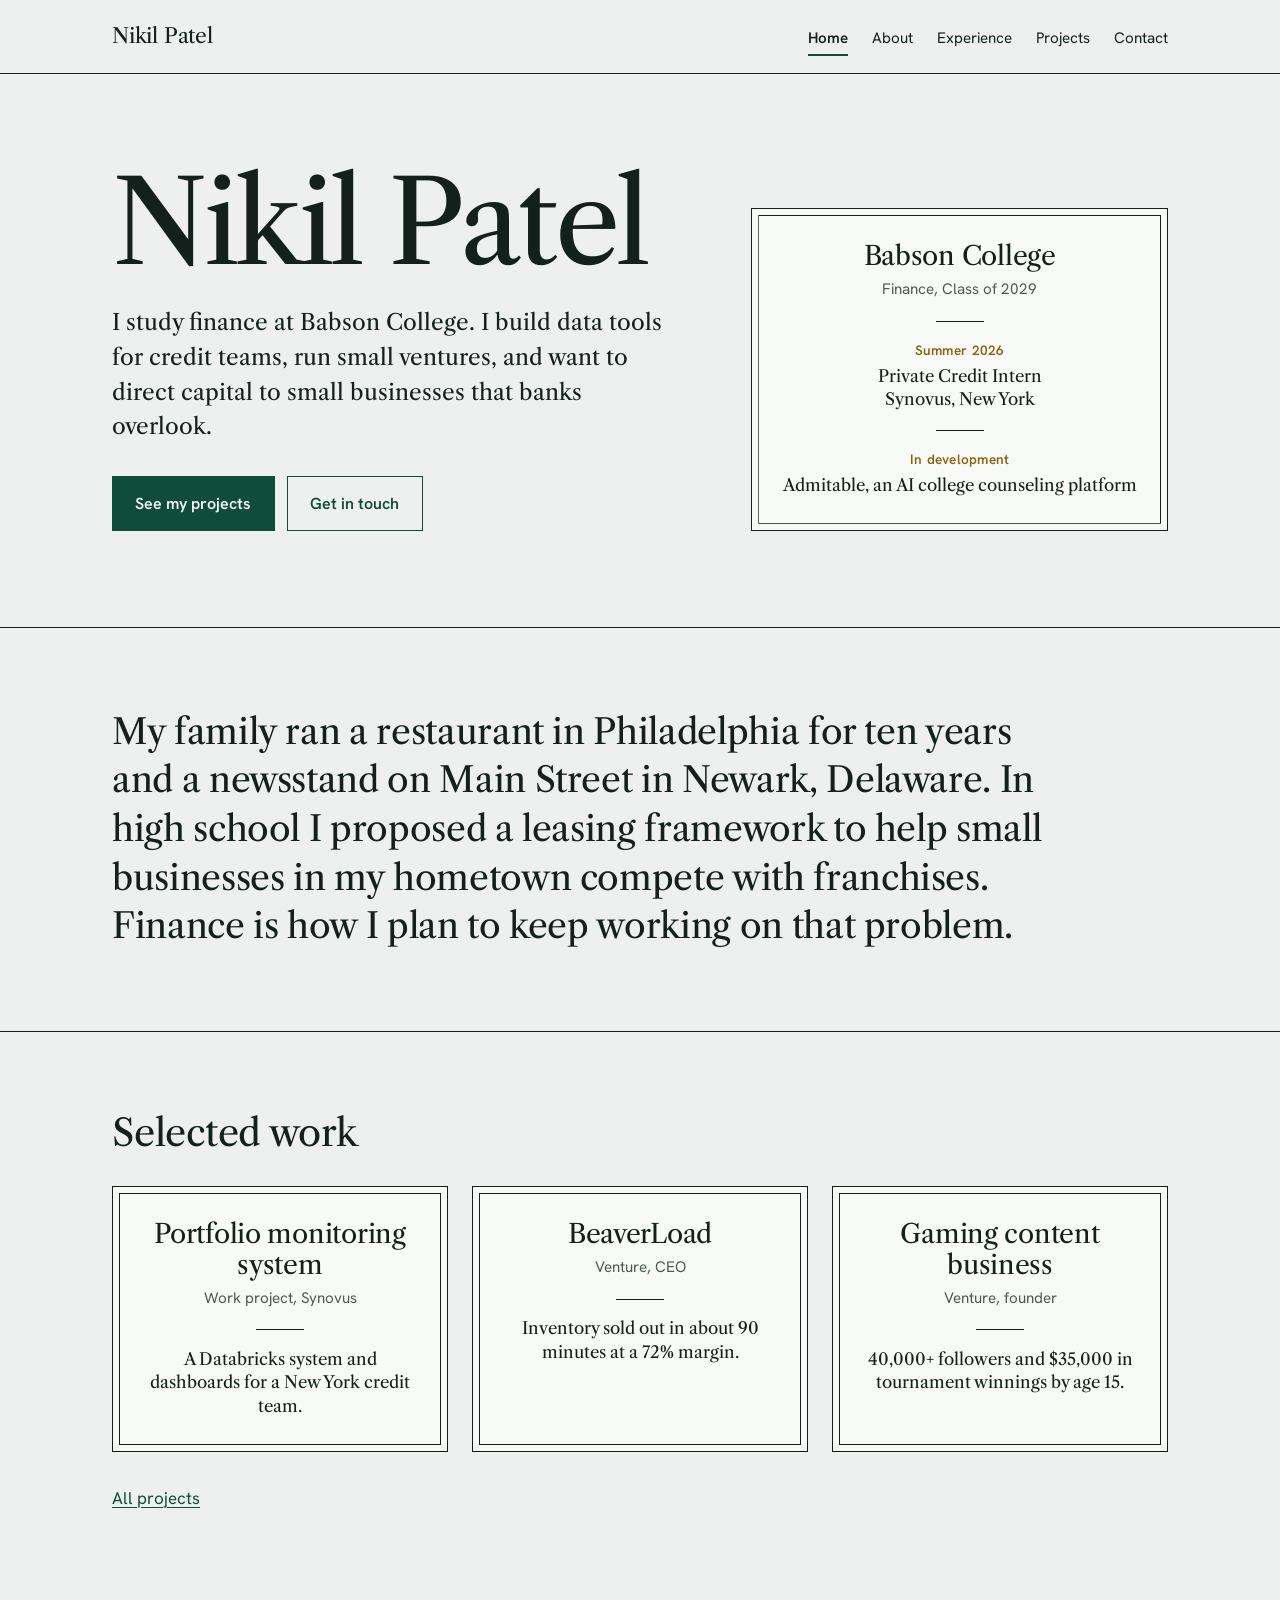
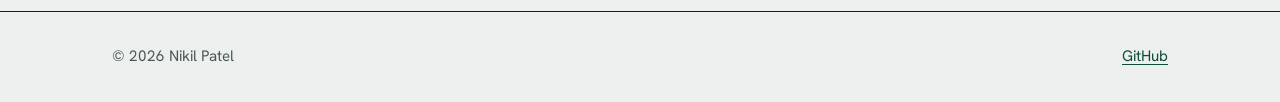
<file: index.html>
<!doctype html>
<html lang="en">
<head>
  <meta charset="utf-8">
  <meta name="viewport" content="width=device-width, initial-scale=1">
  <title>Nikil Patel</title>
  <meta name="description" content="Nikil Patel is a finance student at Babson College with experience in private credit, entrepreneurship, and data tools for portfolio monitoring.">
  <link rel="icon" href="favicon.svg" type="image/svg+xml">
  <link rel="preconnect" href="https://fonts.googleapis.com">
  <link rel="preconnect" href="https://fonts.gstatic.com" crossorigin>
  <link href="https://fonts.googleapis.com/css2?family=Hanken+Grotesk:wght@400;500;600&family=Libre+Caslon+Text:ital,wght@0,400;0,700;1,400&display=swap" rel="stylesheet">
  <link rel="stylesheet" href="assets/style.css">
</head>
<body>
  <a class="skip" href="#main">Skip to content</a>

  <header class="site-header">
    <div class="wrap">
      <a class="wordmark" href="index.html">Nikil Patel</a>
      <nav class="site-nav" aria-label="Main">
        <a href="index.html">Home</a>
        <a href="about.html">About</a>
        <a href="experience.html">Experience</a>
        <a href="projects.html">Projects</a>
        <a href="contact.html">Contact</a>
      </nav>
    </div>
  </header>

  <main id="main">
    <section class="hero">
      <div class="wrap">
        <div>
          <h1>Nikil Patel</h1>
          <p class="lede">I study finance at Babson College. I build data tools for credit teams, run small ventures, and want to direct capital to small businesses that banks overlook.</p>
          <div class="actions">
            <a class="btn" href="projects.html">See my projects</a>
            <a class="btn btn--line" href="contact.html">Get in touch</a>
          </div>
        </div>

        <div class="stone stone--hero">
          <div class="stone-in">
            <p class="stone-title">Babson College</p>
            <p class="stone-sub">Finance, Class of 2029</p>
            <hr class="stone-rule">
            <p class="stone-cap">Summer 2026</p>
            <p class="stone-line">Private Credit Intern<br>Synovus, New York</p>
            <hr class="stone-rule">
            <p class="stone-cap">In development</p>
            <p class="stone-line">Admitable, an AI college counseling platform</p>
          </div>
        </div>
      </div>
    </section>

    <section class="section">
      <div class="wrap">
        <p class="statement">My family ran a restaurant in Philadelphia for ten years and a newsstand on Main Street in Newark, Delaware. In high school I proposed a leasing framework to help small businesses in my hometown compete with franchises. Finance is how I plan to keep working on that problem.</p>
      </div>
    </section>

    <section class="section">
      <div class="wrap">
        <div class="section-head">
          <h2>Selected work</h2>
        </div>
        <div class="stones">
          <a class="stone" href="projects.html#portfolio-monitoring">
            <div class="stone-in">
              <p class="stone-title">Portfolio monitoring system</p>
              <p class="stone-sub">Work project, Synovus</p>
              <hr class="stone-rule">
              <p class="stone-line">A Databricks system and dashboards for a New York credit team.</p>
            </div>
          </a>
          <a class="stone" href="projects.html#beaverload">
            <div class="stone-in">
              <p class="stone-title">BeaverLoad</p>
              <p class="stone-sub">Venture, CEO</p>
              <hr class="stone-rule">
              <p class="stone-line">Inventory sold out in about 90 minutes at a 72% margin.</p>
            </div>
          </a>
          <a class="stone" href="projects.html#gaming-business">
            <div class="stone-in">
              <p class="stone-title">Gaming content business</p>
              <p class="stone-sub">Venture, founder</p>
              <hr class="stone-rule">
              <p class="stone-line">40,000+ followers and $35,000 in tournament winnings by age 15.</p>
            </div>
          </a>
        </div>
        <p class="more"><a href="projects.html">All projects</a></p>
      </div>
    </section>
  </main>

  <footer class="site-footer">
    <div class="wrap">
      <p>&copy; <span id="year">2026</span> Nikil Patel</p>
      <nav class="footer-links" id="footer-links" aria-label="Elsewhere">
        <a href="https://github.com/nikilpatel1" rel="noopener">GitHub</a>
      </nav>
    </div>
  </footer>

  <script src="assets/config.js"></script>
  <script src="assets/main.js"></script>
</body>
</html>
</file>
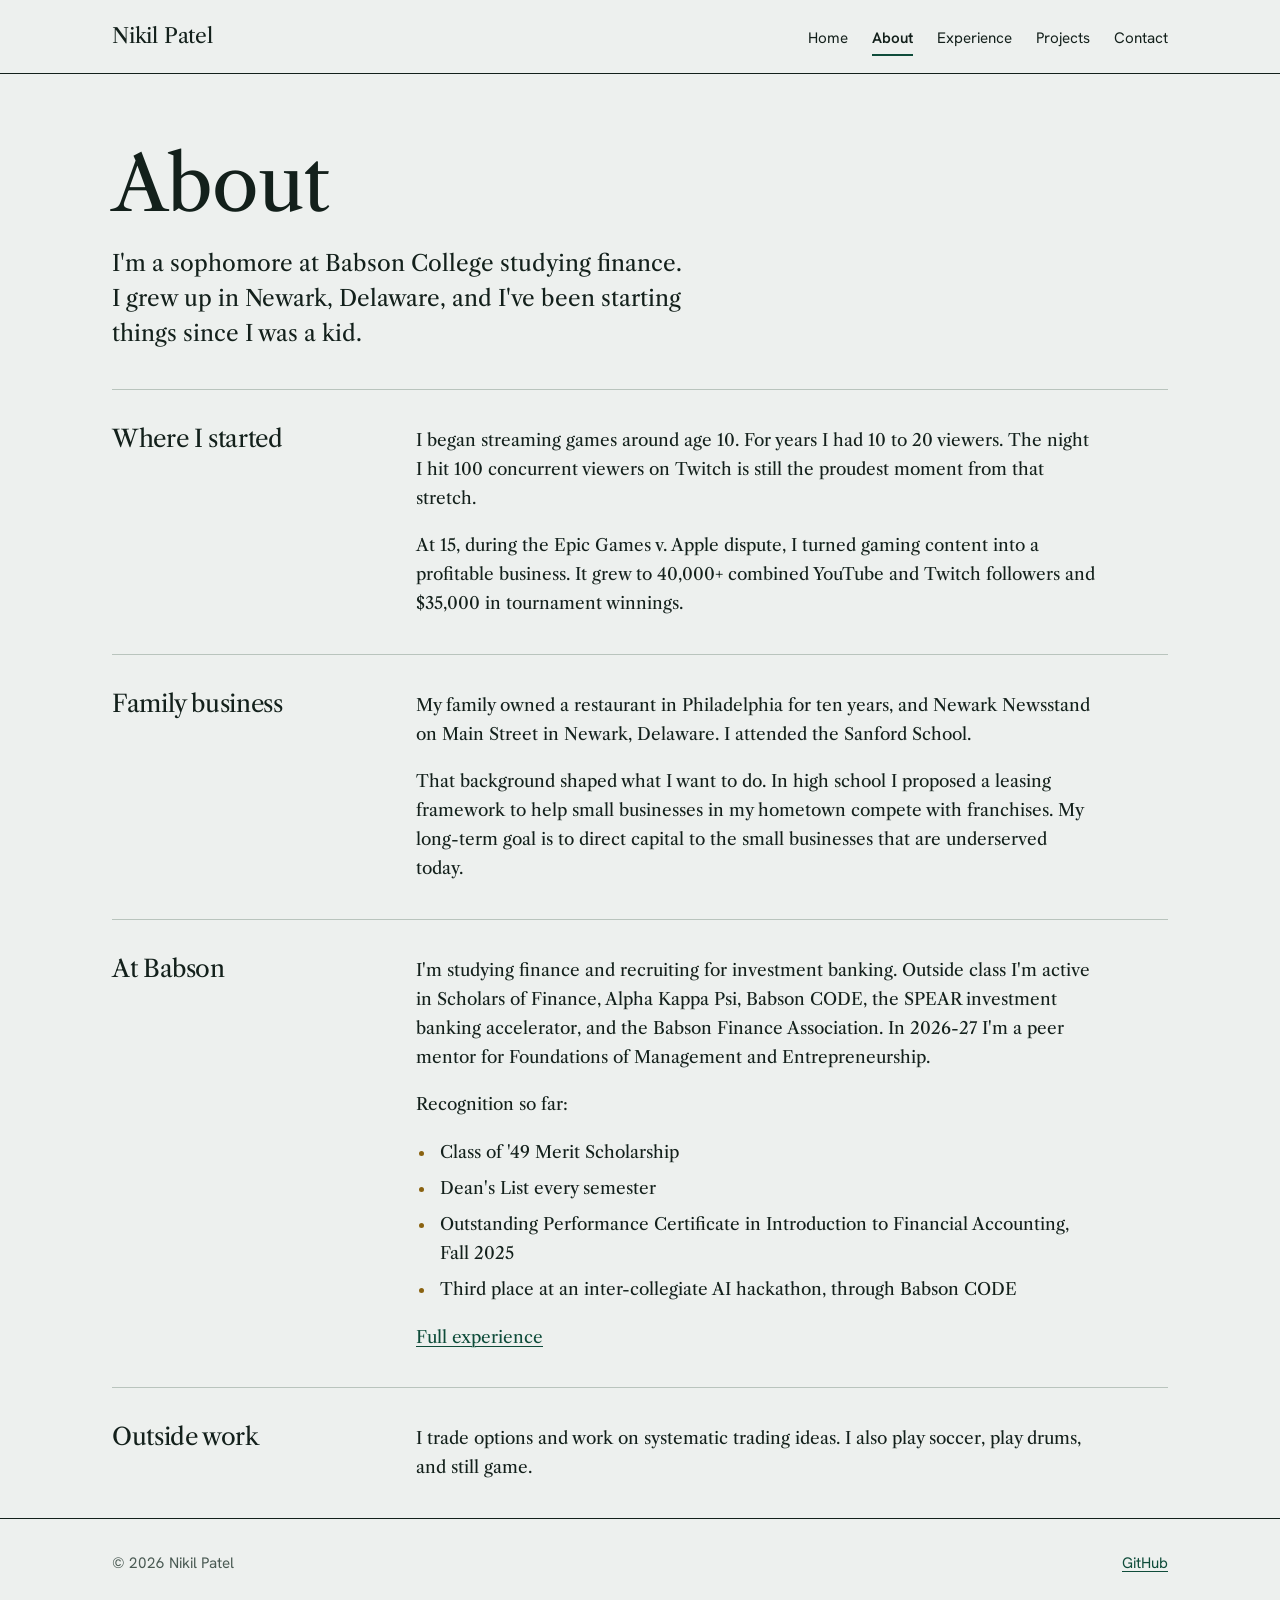
<file: about.html>
<!doctype html>
<html lang="en">
<head>
  <meta charset="utf-8">
  <meta name="viewport" content="width=device-width, initial-scale=1">
  <title>About | Nikil Patel</title>
  <meta name="description" content="About Nikil Patel: a Babson finance student from Newark, Delaware who built a gaming content business at 15 and now works in credit and entrepreneurship.">
  <link rel="icon" href="favicon.svg" type="image/svg+xml">
  <link rel="preconnect" href="https://fonts.googleapis.com">
  <link rel="preconnect" href="https://fonts.gstatic.com" crossorigin>
  <link href="https://fonts.googleapis.com/css2?family=Hanken+Grotesk:wght@400;500;600&family=Libre+Caslon+Text:ital,wght@0,400;0,700;1,400&display=swap" rel="stylesheet">
  <link rel="stylesheet" href="assets/style.css">
</head>
<body>
  <a class="skip" href="#main">Skip to content</a>

  <header class="site-header">
    <div class="wrap">
      <a class="wordmark" href="index.html">Nikil Patel</a>
      <nav class="site-nav" aria-label="Main">
        <a href="index.html">Home</a>
        <a href="about.html">About</a>
        <a href="experience.html">Experience</a>
        <a href="projects.html">Projects</a>
        <a href="contact.html">Contact</a>
      </nav>
    </div>
  </header>

  <main id="main">
    <div class="wrap">
      <div class="page-head">
        <h1>About</h1>
        <p class="lede">I'm a sophomore at Babson College studying finance. I grew up in Newark, Delaware, and I've been starting things since I was a kid.</p>
      </div>

      <section class="split">
        <h2>Where I started</h2>
        <div>
          <p>I began streaming games around age 10. For years I had 10 to 20 viewers. The night I hit 100 concurrent viewers on Twitch is still the proudest moment from that stretch.</p>
          <p>At 15, during the Epic Games v. Apple dispute, I turned gaming content into a profitable business. It grew to 40,000+ combined YouTube and Twitch followers and $35,000 in tournament winnings.</p>
        </div>
      </section>

      <section class="split">
        <h2>Family business</h2>
        <div>
          <p>My family owned a restaurant in Philadelphia for ten years, and Newark Newsstand on Main Street in Newark, Delaware. I attended the Sanford School.</p>
          <p>That background shaped what I want to do. In high school I proposed a leasing framework to help small businesses in my hometown compete with franchises. My long-term goal is to direct capital to the small businesses that are underserved today.</p>
        </div>
      </section>

      <section class="split">
        <h2>At Babson</h2>
        <div>
          <p>I'm studying finance and recruiting for investment banking. Outside class I'm active in Scholars of Finance, Alpha Kappa Psi, Babson CODE, the SPEAR investment banking accelerator, and the Babson Finance Association. In 2026-27 I'm a peer mentor for Foundations of Management and Entrepreneurship.</p>
          <p>Recognition so far:</p>
          <ul class="plain-list">
            <li>Class of '49 Merit Scholarship</li>
            <li>Dean's List every semester</li>
            <li>Outstanding Performance Certificate in Introduction to Financial Accounting, Fall 2025</li>
            <li>Third place at an inter-collegiate AI hackathon, through Babson CODE</li>
          </ul>
          <p><a href="experience.html">Full experience</a></p>
        </div>
      </section>

      <section class="split">
        <h2>Outside work</h2>
        <div>
          <p>I trade options and work on systematic trading ideas. I also play soccer, play drums, and still game.</p>
        </div>
      </section>
    </div>
  </main>

  <footer class="site-footer">
    <div class="wrap">
      <p>&copy; <span id="year">2026</span> Nikil Patel</p>
      <nav class="footer-links" id="footer-links" aria-label="Elsewhere">
        <a href="https://github.com/nikilpatel1" rel="noopener">GitHub</a>
      </nav>
    </div>
  </footer>

  <script src="assets/config.js"></script>
  <script src="assets/main.js"></script>
</body>
</html>
</file>
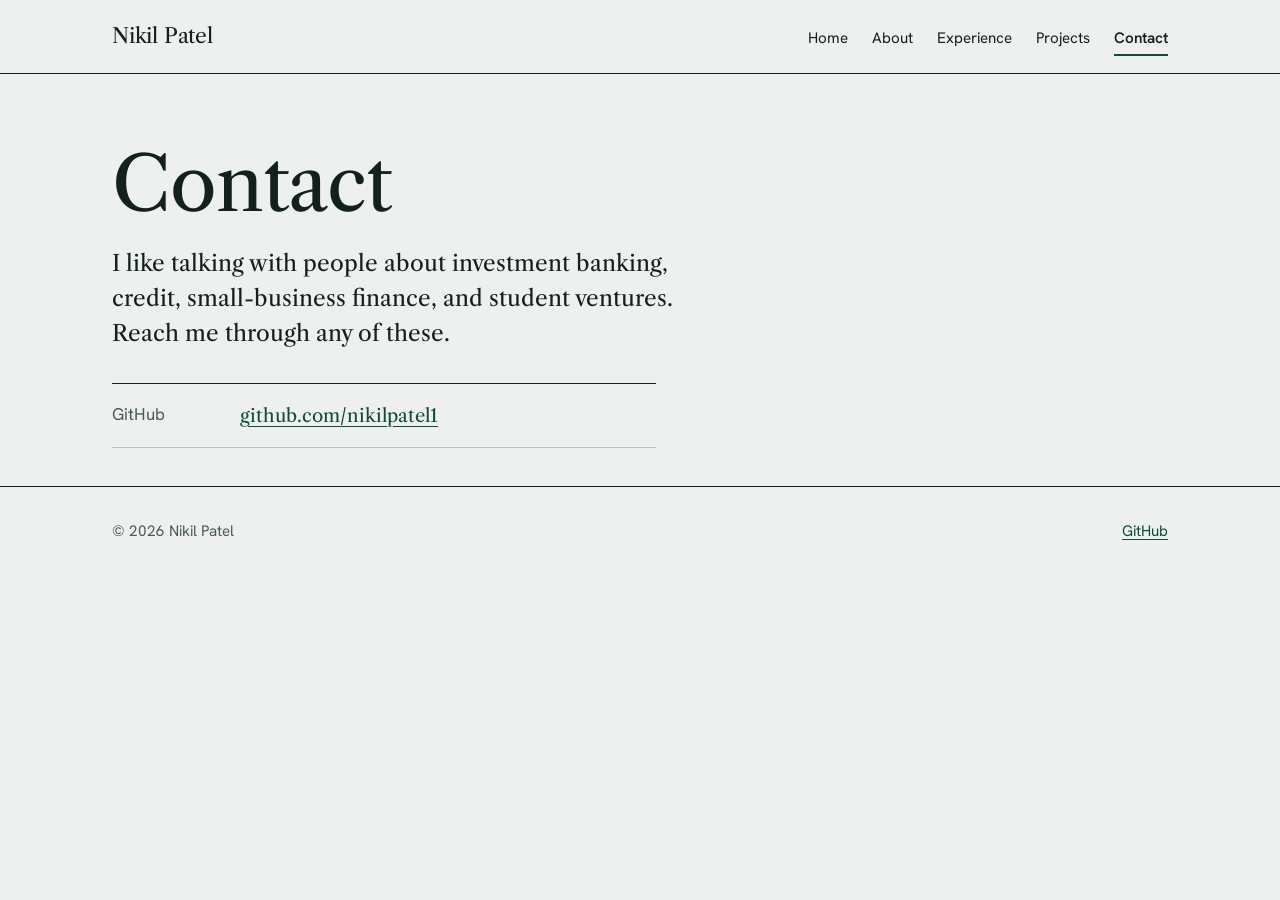
<file: contact.html>
<!doctype html>
<html lang="en">
<head>
  <meta charset="utf-8">
  <meta name="viewport" content="width=device-width, initial-scale=1">
  <title>Contact | Nikil Patel</title>
  <meta name="description" content="Get in touch with Nikil Patel about finance, credit, small-business capital, or student ventures.">
  <link rel="icon" href="favicon.svg" type="image/svg+xml">
  <link rel="preconnect" href="https://fonts.googleapis.com">
  <link rel="preconnect" href="https://fonts.gstatic.com" crossorigin>
  <link href="https://fonts.googleapis.com/css2?family=Hanken+Grotesk:wght@400;500;600&family=Libre+Caslon+Text:ital,wght@0,400;0,700;1,400&display=swap" rel="stylesheet">
  <link rel="stylesheet" href="assets/style.css">
</head>
<body>
  <a class="skip" href="#main">Skip to content</a>

  <header class="site-header">
    <div class="wrap">
      <a class="wordmark" href="index.html">Nikil Patel</a>
      <nav class="site-nav" aria-label="Main">
        <a href="index.html">Home</a>
        <a href="about.html">About</a>
        <a href="experience.html">Experience</a>
        <a href="projects.html">Projects</a>
        <a href="contact.html">Contact</a>
      </nav>
    </div>
  </header>

  <main id="main">
    <div class="wrap">
      <div class="page-head">
        <h1>Contact</h1>
        <p class="lede">I like talking with people about investment banking, credit, small-business finance, and student ventures. Reach me through any of these.</p>
        <ul class="contact-list" id="contact-links">
          <li><span class="label">GitHub</span><a href="https://github.com/nikilpatel1" rel="noopener">github.com/nikilpatel1</a></li>
        </ul>
      </div>
    </div>
  </main>

  <footer class="site-footer">
    <div class="wrap">
      <p>&copy; <span id="year">2026</span> Nikil Patel</p>
      <nav class="footer-links" id="footer-links" aria-label="Elsewhere">
        <a href="https://github.com/nikilpatel1" rel="noopener">GitHub</a>
      </nav>
    </div>
  </footer>

  <script src="assets/config.js"></script>
  <script src="assets/main.js"></script>
</body>
</html>
</file>
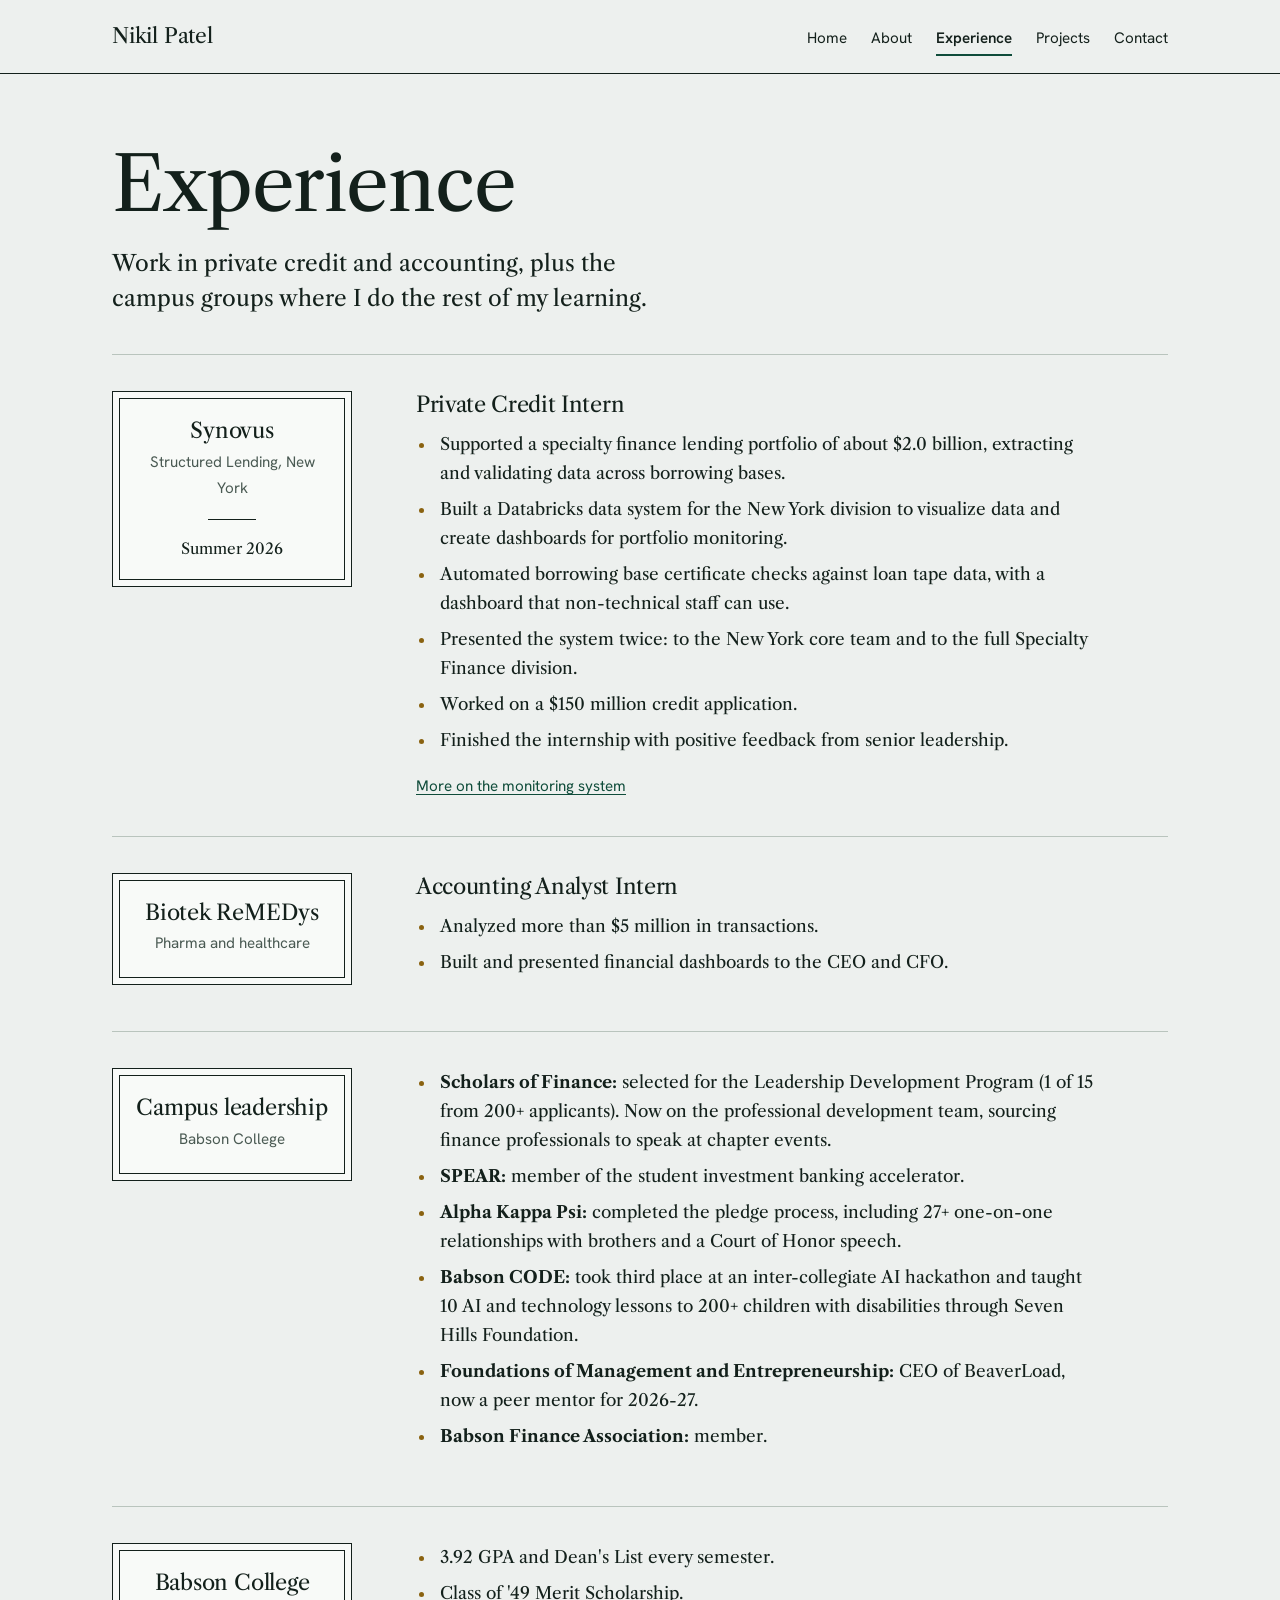
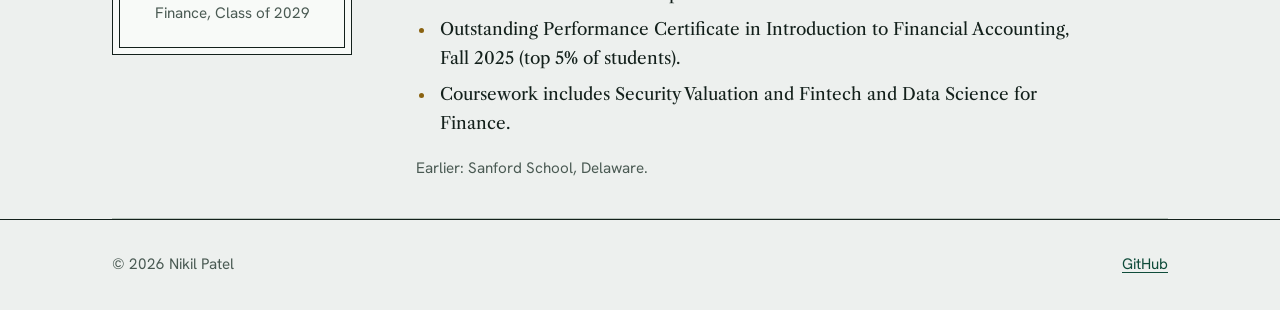
<file: experience.html>
<!doctype html>
<html lang="en">
<head>
  <meta charset="utf-8">
  <meta name="viewport" content="width=device-width, initial-scale=1">
  <title>Experience | Nikil Patel</title>
  <meta name="description" content="Nikil Patel's work experience, campus leadership, and education: private credit at Synovus, accounting at Biotek ReMEDys, and finance at Babson College.">
  <link rel="icon" href="favicon.svg" type="image/svg+xml">
  <link rel="preconnect" href="https://fonts.googleapis.com">
  <link rel="preconnect" href="https://fonts.gstatic.com" crossorigin>
  <link href="https://fonts.googleapis.com/css2?family=Hanken+Grotesk:wght@400;500;600&family=Libre+Caslon+Text:ital,wght@0,400;0,700;1,400&display=swap" rel="stylesheet">
  <link rel="stylesheet" href="assets/style.css">
</head>
<body>
  <a class="skip" href="#main">Skip to content</a>

  <header class="site-header">
    <div class="wrap">
      <a class="wordmark" href="index.html">Nikil Patel</a>
      <nav class="site-nav" aria-label="Main">
        <a href="index.html">Home</a>
        <a href="about.html">About</a>
        <a href="experience.html">Experience</a>
        <a href="projects.html">Projects</a>
        <a href="contact.html">Contact</a>
      </nav>
    </div>
  </header>

  <main id="main">
    <div class="wrap">
      <div class="page-head">
        <h1>Experience</h1>
        <p class="lede">Work in private credit and accounting, plus the campus groups where I do the rest of my learning.</p>
      </div>

      <div class="entries">
        <article class="entry">
          <div class="entry-side">
            <div class="stone"><div class="stone-in">
              <p class="stone-title">Synovus</p>
              <p class="stone-sub">Structured Lending, New York</p>
              <hr class="stone-rule">
              <p class="stone-line">Summer 2026</p>
            </div></div>
          </div>
          <div class="entry-body">
            <h3>Private Credit Intern</h3>
            <ul>
              <li>Supported a specialty finance lending portfolio of about $2.0 billion, extracting and validating data across borrowing bases.</li>
              <li>Built a Databricks data system for the New York division to visualize data and create dashboards for portfolio monitoring.</li>
              <li>Automated borrowing base certificate checks against loan tape data, with a dashboard that non-technical staff can use.</li>
              <li>Presented the system twice: to the New York core team and to the full Specialty Finance division.</li>
              <li>Worked on a $150 million credit application.</li>
              <li>Finished the internship with positive feedback from senior leadership.</li>
            </ul>
            <p class="entry-note"><a href="projects.html#portfolio-monitoring">More on the monitoring system</a></p>
          </div>
        </article>

        <article class="entry">
          <div class="entry-side">
            <div class="stone"><div class="stone-in">
              <p class="stone-title">Biotek ReMEDys</p>
              <p class="stone-sub">Pharma and healthcare</p>
            </div></div>
          </div>
          <div class="entry-body">
            <h3>Accounting Analyst Intern</h3>
            <ul>
              <li>Analyzed more than $5 million in transactions.</li>
              <li>Built and presented financial dashboards to the CEO and CFO.</li>
            </ul>
          </div>
        </article>

        <article class="entry">
          <div class="entry-side">
            <div class="stone"><div class="stone-in">
              <p class="stone-title">Campus leadership</p>
              <p class="stone-sub">Babson College</p>
            </div></div>
          </div>
          <div class="entry-body">
            <ul>
              <li><strong>Scholars of Finance:</strong> selected for the Leadership Development Program (1 of 15 from 200+ applicants). Now on the professional development team, sourcing finance professionals to speak at chapter events.</li>
              <li><strong>SPEAR:</strong> member of the student investment banking accelerator.</li>
              <li><strong>Alpha Kappa Psi:</strong> completed the pledge process, including 27+ one-on-one relationships with brothers and a Court of Honor speech.</li>
              <li><strong>Babson CODE:</strong> took third place at an inter-collegiate AI hackathon and taught 10 AI and technology lessons to 200+ children with disabilities through Seven Hills Foundation.</li>
              <li><strong>Foundations of Management and Entrepreneurship:</strong> CEO of BeaverLoad, now a peer mentor for 2026-27.</li>
              <li><strong>Babson Finance Association:</strong> member.</li>
            </ul>
          </div>
        </article>

        <article class="entry">
          <div class="entry-side">
            <div class="stone"><div class="stone-in">
              <p class="stone-title">Babson College</p>
              <p class="stone-sub">Finance, Class of 2029</p>
            </div></div>
          </div>
          <div class="entry-body">
            <ul>
              <li>3.92 GPA and Dean's List every semester.</li>
              <li>Class of '49 Merit Scholarship.</li>
              <li>Outstanding Performance Certificate in Introduction to Financial Accounting, Fall 2025 (top 5% of students).</li>
              <li>Coursework includes Security Valuation and Fintech and Data Science for Finance.</li>
            </ul>
            <p class="entry-note">Earlier: Sanford School, Delaware.</p>
          </div>
        </article>
      </div>
    </div>
  </main>

  <footer class="site-footer">
    <div class="wrap">
      <p>&copy; <span id="year">2026</span> Nikil Patel</p>
      <nav class="footer-links" id="footer-links" aria-label="Elsewhere">
        <a href="https://github.com/nikilpatel1" rel="noopener">GitHub</a>
      </nav>
    </div>
  </footer>

  <script src="assets/config.js"></script>
  <script src="assets/main.js"></script>
</body>
</html>
</file>
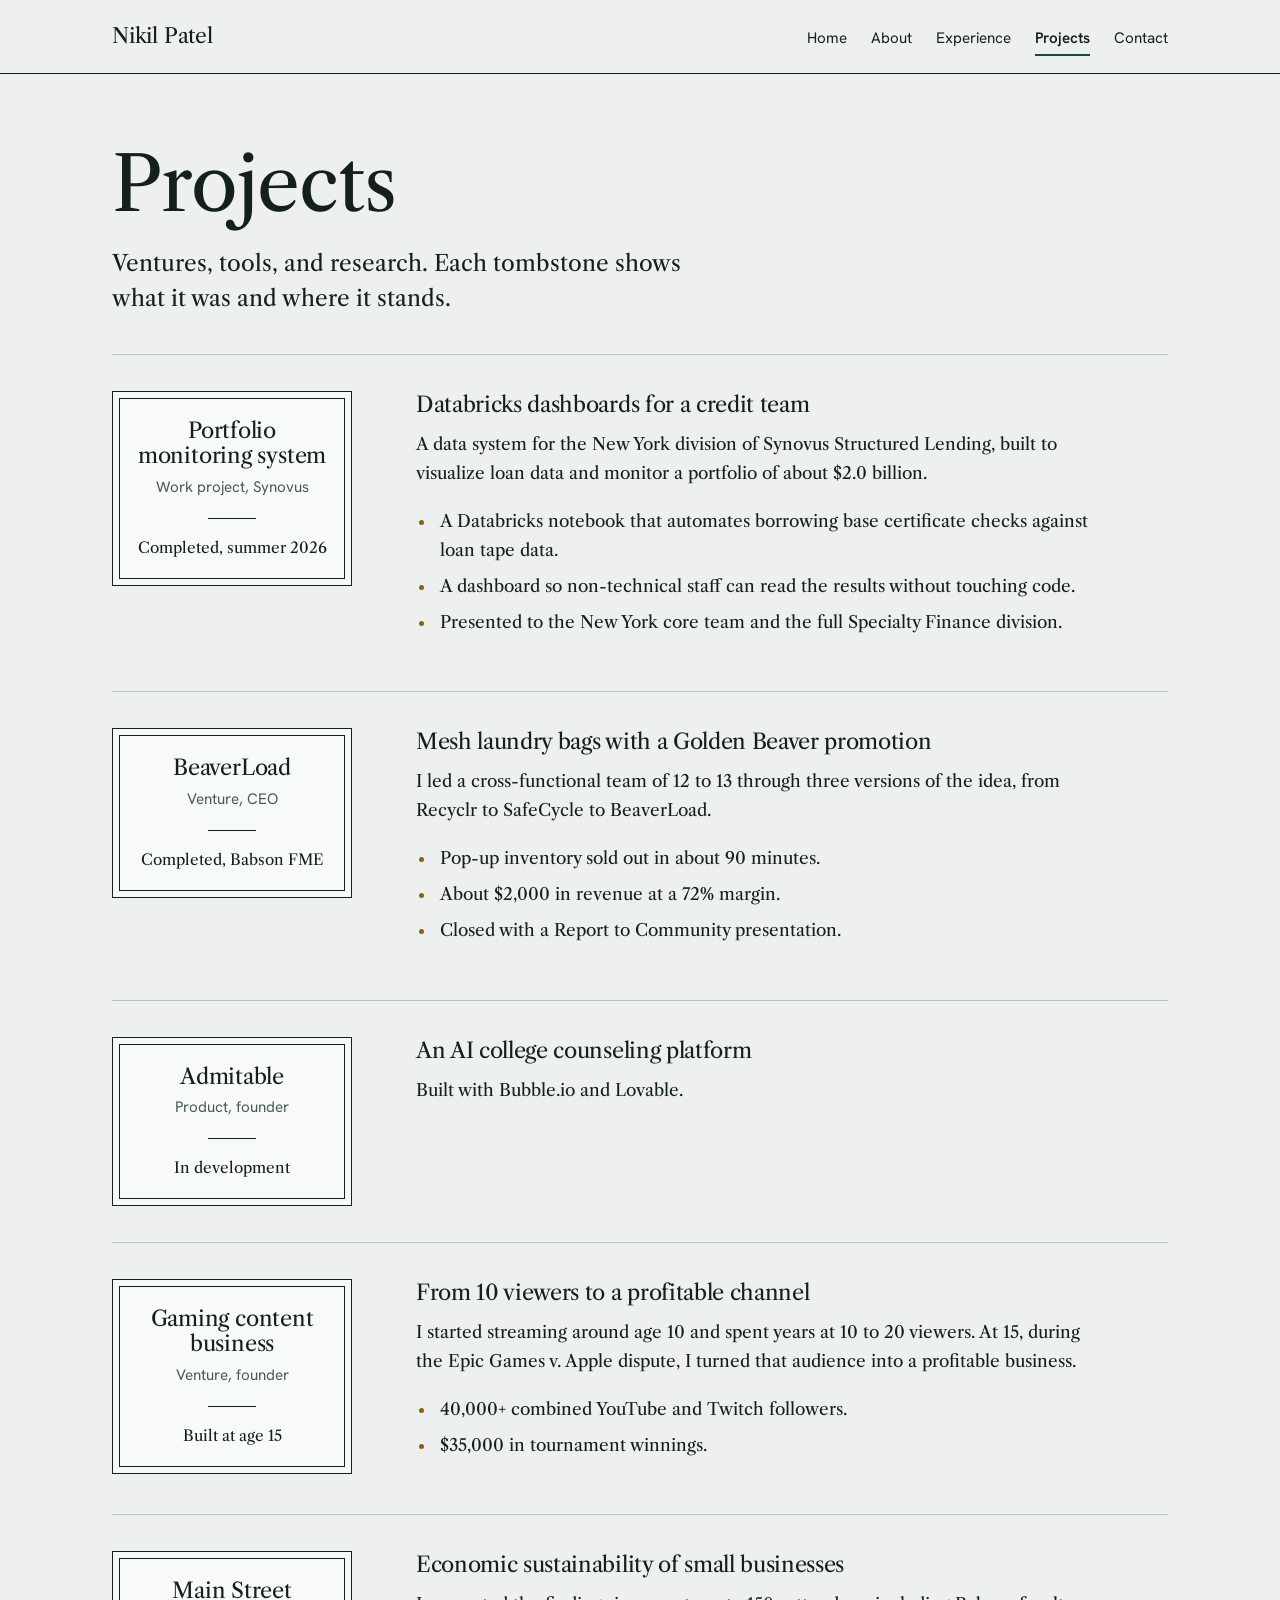
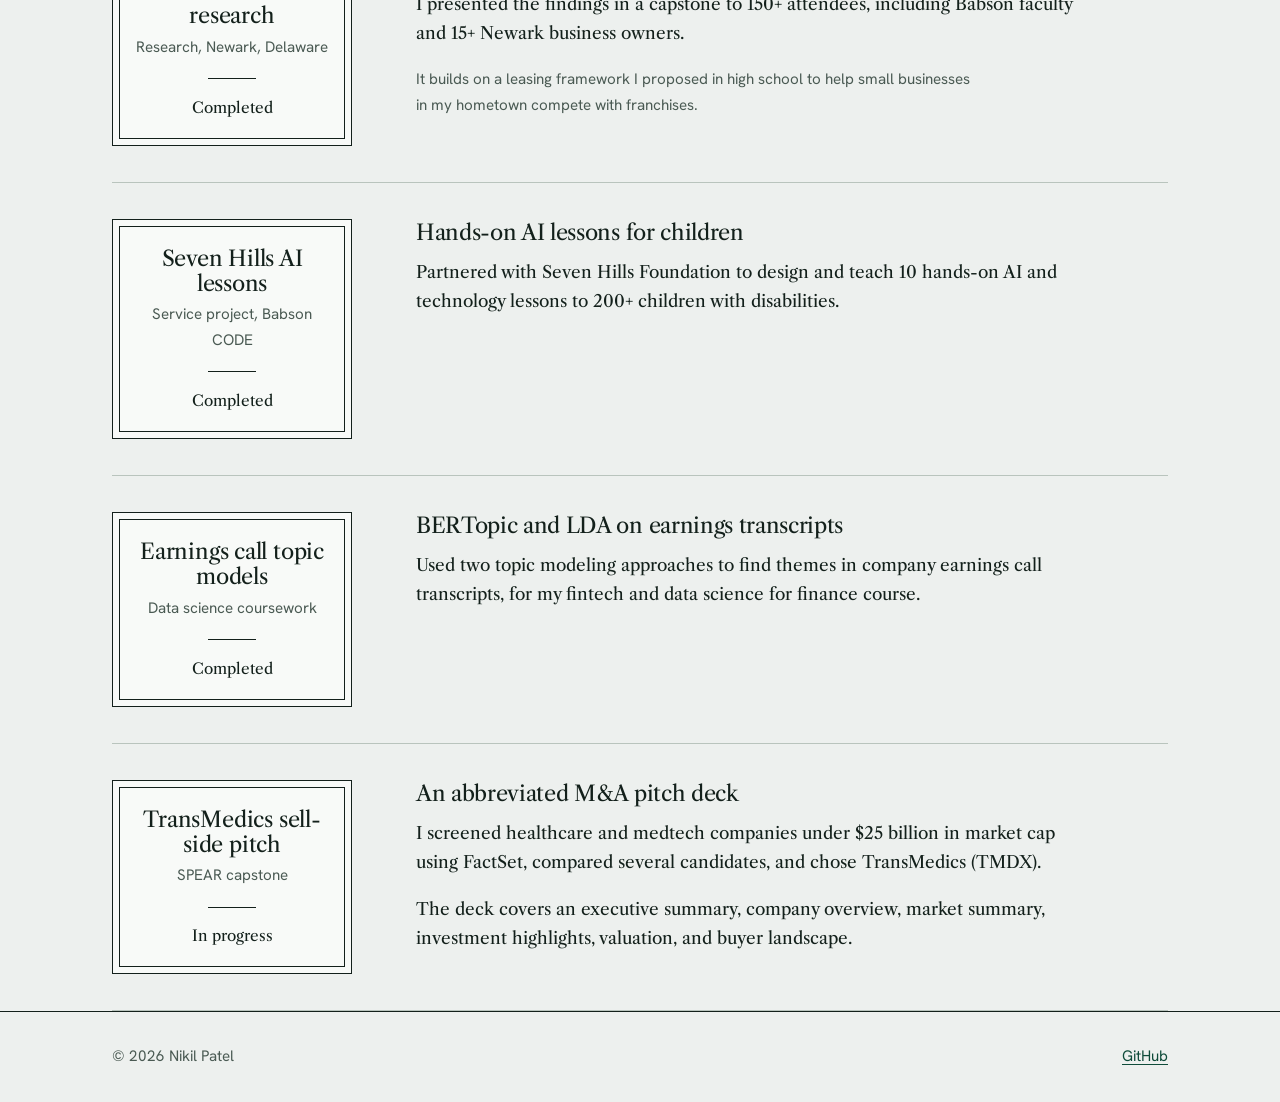
<file: projects.html>
<!doctype html>
<html lang="en">
<head>
  <meta charset="utf-8">
  <meta name="viewport" content="width=device-width, initial-scale=1">
  <title>Projects | Nikil Patel</title>
  <meta name="description" content="Projects by Nikil Patel: BeaverLoad, Admitable, a Databricks portfolio monitoring system, a gaming content business, and finance research.">
  <link rel="icon" href="favicon.svg" type="image/svg+xml">
  <link rel="preconnect" href="https://fonts.googleapis.com">
  <link rel="preconnect" href="https://fonts.gstatic.com" crossorigin>
  <link href="https://fonts.googleapis.com/css2?family=Hanken+Grotesk:wght@400;500;600&family=Libre+Caslon+Text:ital,wght@0,400;0,700;1,400&display=swap" rel="stylesheet">
  <link rel="stylesheet" href="assets/style.css">
</head>
<body>
  <a class="skip" href="#main">Skip to content</a>

  <header class="site-header">
    <div class="wrap">
      <a class="wordmark" href="index.html">Nikil Patel</a>
      <nav class="site-nav" aria-label="Main">
        <a href="index.html">Home</a>
        <a href="about.html">About</a>
        <a href="experience.html">Experience</a>
        <a href="projects.html">Projects</a>
        <a href="contact.html">Contact</a>
      </nav>
    </div>
  </header>

  <main id="main">
    <div class="wrap">
      <div class="page-head">
        <h1>Projects</h1>
        <p class="lede">Ventures, tools, and research. Each tombstone shows what it was and where it stands.</p>
      </div>

      <div class="entries">
        <article class="entry" id="portfolio-monitoring">
          <div class="entry-side">
            <div class="stone"><div class="stone-in">
              <p class="stone-title">Portfolio monitoring system</p>
              <p class="stone-sub">Work project, Synovus</p>
              <hr class="stone-rule">
              <p class="stone-line">Completed, summer 2026</p>
            </div></div>
          </div>
          <div class="entry-body">
            <h3>Databricks dashboards for a credit team</h3>
            <p>A data system for the New York division of Synovus Structured Lending, built to visualize loan data and monitor a portfolio of about $2.0 billion.</p>
            <ul>
              <li>A Databricks notebook that automates borrowing base certificate checks against loan tape data.</li>
              <li>A dashboard so non-technical staff can read the results without touching code.</li>
              <li>Presented to the New York core team and the full Specialty Finance division.</li>
            </ul>
          </div>
        </article>

        <article class="entry" id="beaverload">
          <div class="entry-side">
            <div class="stone"><div class="stone-in">
              <p class="stone-title">BeaverLoad</p>
              <p class="stone-sub">Venture, CEO</p>
              <hr class="stone-rule">
              <p class="stone-line">Completed, Babson FME</p>
            </div></div>
          </div>
          <div class="entry-body">
            <h3>Mesh laundry bags with a Golden Beaver promotion</h3>
            <p>I led a cross-functional team of 12 to 13 through three versions of the idea, from Recyclr to SafeCycle to BeaverLoad.</p>
            <ul>
              <li>Pop-up inventory sold out in about 90 minutes.</li>
              <li>About $2,000 in revenue at a 72% margin.</li>
              <li>Closed with a Report to Community presentation.</li>
            </ul>
          </div>
        </article>

        <article class="entry" id="admitable">
          <div class="entry-side">
            <div class="stone"><div class="stone-in">
              <p class="stone-title">Admitable</p>
              <p class="stone-sub">Product, founder</p>
              <hr class="stone-rule">
              <p class="stone-line">In development</p>
            </div></div>
          </div>
          <div class="entry-body">
            <h3>An AI college counseling platform</h3>
            <p>Built with Bubble.io and Lovable.</p>
          </div>
        </article>

        <article class="entry" id="gaming-business">
          <div class="entry-side">
            <div class="stone"><div class="stone-in">
              <p class="stone-title">Gaming content business</p>
              <p class="stone-sub">Venture, founder</p>
              <hr class="stone-rule">
              <p class="stone-line">Built at age 15</p>
            </div></div>
          </div>
          <div class="entry-body">
            <h3>From 10 viewers to a profitable channel</h3>
            <p>I started streaming around age 10 and spent years at 10 to 20 viewers. At 15, during the Epic Games v. Apple dispute, I turned that audience into a profitable business.</p>
            <ul>
              <li>40,000+ combined YouTube and Twitch followers.</li>
              <li>$35,000 in tournament winnings.</li>
            </ul>
          </div>
        </article>

        <article class="entry" id="main-street">
          <div class="entry-side">
            <div class="stone"><div class="stone-in">
              <p class="stone-title">Main Street research</p>
              <p class="stone-sub">Research, Newark, Delaware</p>
              <hr class="stone-rule">
              <p class="stone-line">Completed</p>
            </div></div>
          </div>
          <div class="entry-body">
            <h3>Economic sustainability of small businesses</h3>
            <p>I presented the findings in a capstone to 150+ attendees, including Babson faculty and 15+ Newark business owners.</p>
            <p class="entry-note">It builds on a leasing framework I proposed in high school to help small businesses in my hometown compete with franchises.</p>
          </div>
        </article>

        <article class="entry" id="seven-hills">
          <div class="entry-side">
            <div class="stone"><div class="stone-in">
              <p class="stone-title">Seven Hills AI lessons</p>
              <p class="stone-sub">Service project, Babson CODE</p>
              <hr class="stone-rule">
              <p class="stone-line">Completed</p>
            </div></div>
          </div>
          <div class="entry-body">
            <h3>Hands-on AI lessons for children</h3>
            <p>Partnered with Seven Hills Foundation to design and teach 10 hands-on AI and technology lessons to 200+ children with disabilities.</p>
          </div>
        </article>

        <article class="entry" id="topic-modeling">
          <div class="entry-side">
            <div class="stone"><div class="stone-in">
              <p class="stone-title">Earnings call topic models</p>
              <p class="stone-sub">Data science coursework</p>
              <hr class="stone-rule">
              <p class="stone-line">Completed</p>
            </div></div>
          </div>
          <div class="entry-body">
            <h3>BERTopic and LDA on earnings transcripts</h3>
            <p>Used two topic modeling approaches to find themes in company earnings call transcripts, for my fintech and data science for finance course.</p>
          </div>
        </article>

        <article class="entry" id="transmedics-pitch">
          <div class="entry-side">
            <div class="stone"><div class="stone-in">
              <p class="stone-title">TransMedics sell-side pitch</p>
              <p class="stone-sub">SPEAR capstone</p>
              <hr class="stone-rule">
              <p class="stone-line">In progress</p>
            </div></div>
          </div>
          <div class="entry-body">
            <h3>An abbreviated M&amp;A pitch deck</h3>
            <p>I screened healthcare and medtech companies under $25 billion in market cap using FactSet, compared several candidates, and chose TransMedics (TMDX).</p>
            <p>The deck covers an executive summary, company overview, market summary, investment highlights, valuation, and buyer landscape.</p>
          </div>
        </article>
      </div>
    </div>
  </main>

  <footer class="site-footer">
    <div class="wrap">
      <p>&copy; <span id="year">2026</span> Nikil Patel</p>
      <nav class="footer-links" id="footer-links" aria-label="Elsewhere">
        <a href="https://github.com/nikilpatel1" rel="noopener">GitHub</a>
      </nav>
    </div>
  </footer>

  <script src="assets/config.js"></script>
  <script src="assets/main.js"></script>
</body>
</html>
</file>
<file: assets/style.css>
/* Nikil Patel — personal site
   Design idea: the page borrows from the investment-banking "tombstone"
   (the boxed deal announcement). Square corners, double rules, serif type. */

:root {
  --mist: #edf0ee;
  --paper: #f8faf8;
  --ink: #13201b;
  --muted: #4a5a53;
  --green: #0f4c3a;
  --green-deep: #0a3829;
  --brass: #8a6210;
  --rule: #b9c4bd;

  --serif: "Libre Caslon Text", "Iowan Old Style", "Palatino Linotype", Georgia, serif;
  --sans: "Hanken Grotesk", "Helvetica Neue", Arial, sans-serif;

  --gutter: clamp(1.25rem, 5vw, 3rem);
  --max: 72rem;
  color-scheme: light;
}

*,
*::before,
*::after {
  box-sizing: border-box;
}

html {
  -webkit-text-size-adjust: 100%;
}

body {
  margin: 0;
  background: var(--mist);
  color: var(--ink);
  font-family: var(--serif);
  font-size: 1.0625rem;
  line-height: 1.7;
}

img,
svg {
  max-width: 100%;
  display: block;
}

a {
  color: var(--green);
  text-underline-offset: 0.2em;
  text-decoration-thickness: 1px;
}

a:hover {
  color: var(--green-deep);
  text-decoration-thickness: 2px;
}

:focus-visible {
  outline: 3px solid var(--green);
  outline-offset: 3px;
}

.skip {
  position: absolute;
  left: var(--gutter);
  top: -4rem;
  background: var(--ink);
  color: var(--paper);
  padding: 0.6rem 1rem;
  font-family: var(--sans);
  z-index: 10;
}

.skip:focus {
  top: 0.75rem;
}

.wrap {
  width: 100%;
  max-width: var(--max);
  margin-inline: auto;
  padding-inline: var(--gutter);
}

/* ---------- Header ---------- */

.site-header {
  border-bottom: 1px solid var(--ink);
}

.site-header .wrap {
  display: flex;
  flex-wrap: wrap;
  align-items: baseline;
  justify-content: space-between;
  gap: 0.5rem 2rem;
  padding-block: 1.1rem;
}

.wordmark {
  font-family: var(--serif);
  font-size: 1.3rem;
  letter-spacing: -0.01em;
  color: var(--ink);
  text-decoration: none;
}

.wordmark:hover {
  color: var(--green);
}

.site-nav {
  display: flex;
  flex-wrap: wrap;
  gap: 0.25rem 1.5rem;
  font-family: var(--sans);
  font-size: 0.95rem;
}

.site-nav a {
  color: var(--ink);
  text-decoration: none;
  padding-block: 0.15rem;
  border-bottom: 2px solid transparent;
}

.site-nav a:hover {
  border-bottom-color: var(--rule);
}

.site-nav a[aria-current="page"] {
  border-bottom-color: var(--green);
  font-weight: 600;
}

/* ---------- Type ---------- */

h1,
h2,
h3 {
  font-family: var(--serif);
  font-weight: 400;
  letter-spacing: -0.015em;
  margin: 0;
}

h1 {
  font-size: clamp(2.75rem, 7vw, 4.75rem);
  line-height: 1;
}

h2 {
  font-size: clamp(1.7rem, 3.6vw, 2.35rem);
  line-height: 1.12;
}

h3 {
  font-size: 1.35rem;
  line-height: 1.25;
}

p {
  margin: 0 0 1.1em;
  max-width: 62ch;
}

.lede {
  font-size: clamp(1.15rem, 2.2vw, 1.4rem);
  line-height: 1.55;
  color: var(--ink);
  max-width: 36rem;
}

.muted {
  color: var(--muted);
}

.sans {
  font-family: var(--sans);
}

/* ---------- Buttons ---------- */

.actions {
  display: flex;
  flex-wrap: wrap;
  gap: 0.75rem;
  margin-top: 2rem;
}

.btn {
  display: inline-block;
  font-family: var(--sans);
  font-size: 1rem;
  font-weight: 600;
  text-decoration: none;
  padding: 0.8rem 1.4rem;
  border: 1px solid var(--green);
  background: var(--green);
  color: var(--paper);
}

.btn:hover {
  background: var(--green-deep);
  border-color: var(--green-deep);
  color: var(--paper);
}

.btn--line {
  background: transparent;
  color: var(--green);
}

.btn--line:hover {
  background: var(--paper);
  color: var(--green-deep);
}

/* ---------- Tombstone ---------- */

.stone {
  display: block;
  border: 1px solid var(--ink);
  background: var(--paper);
  padding: 6px;
  color: var(--ink);
  text-decoration: none;
}

.stone-in {
  border: 1px solid var(--ink);
  padding: 1.6rem 1.25rem;
  text-align: center;
  height: 100%;
}

.stone-title {
  font-size: 1.65rem;
  line-height: 1.15;
  letter-spacing: -0.01em;
  margin: 0 auto 0.35rem;
}

.stone-sub {
  font-family: var(--sans);
  font-size: 0.95rem;
  color: var(--muted);
  margin: 0 auto;
}

.stone-cap {
  font-family: var(--sans);
  font-size: 0.85rem;
  letter-spacing: 0.02em;
  color: var(--brass);
  font-weight: 600;
  margin: 0 auto 0.15rem;
}

.stone-line {
  font-size: 1.05rem;
  line-height: 1.4;
  margin: 0 auto;
}

.stone-rule {
  width: 3rem;
  border: 0;
  border-top: 1px solid var(--ink);
  margin: 1.1rem auto;
}

a.stone:hover {
  background: #fff;
  border-color: var(--green);
}

a.stone:hover .stone-in {
  border-color: var(--green);
}

/* The one moment of motion: the hero tombstone unfolds from its centre. */
.stone--hero .stone-in {
  animation: unfold 900ms cubic-bezier(0.2, 0.7, 0.2, 1) both;
}

@keyframes unfold {
  from {
    clip-path: inset(0 50% 0 50%);
  }
  to {
    clip-path: inset(0 0 0 0);
  }
}

/* ---------- Home hero ---------- */

.hero {
  padding-block: clamp(3rem, 8vw, 6rem);
}

.hero .wrap {
  display: grid;
  grid-template-columns: minmax(0, 1.35fr) minmax(0, 1fr);
  gap: clamp(2rem, 6vw, 5rem);
  align-items: end;
}

.hero h1 {
  font-size: clamp(3.4rem, 10vw, 7.25rem);
  line-height: 0.92;
  letter-spacing: -0.03em;
  margin-bottom: 1.75rem;
}

/* ---------- Sections ---------- */

.section {
  padding-block: clamp(3rem, 7vw, 5rem);
  border-top: 1px solid var(--ink);
}

.section-head {
  margin-bottom: 2rem;
}

.section-head p {
  margin-top: 0.75rem;
  color: var(--muted);
}

.statement {
  font-size: clamp(1.5rem, 3.2vw, 2.2rem);
  line-height: 1.38;
  letter-spacing: -0.01em;
  max-width: 44ch;
  margin: 0;
}

.stones {
  display: grid;
  grid-template-columns: repeat(auto-fit, minmax(15.5rem, 1fr));
  gap: 1.5rem;
}

.more {
  margin-top: 2rem;
  font-family: var(--sans);
}

/* ---------- Page heads ---------- */

.page-head {
  padding-block: clamp(2.5rem, 6vw, 4.5rem) clamp(1.5rem, 3vw, 2.5rem);
}

.page-head .lede {
  margin-top: 1.5rem;
  margin-bottom: 0;
}

/* ---------- Ledger entries (experience, projects) ---------- */

.entries {
  border-bottom: 1px solid var(--rule);
}

.entry {
  display: grid;
  grid-template-columns: minmax(0, 15rem) minmax(0, 1fr);
  gap: 1.5rem clamp(2rem, 5vw, 4rem);
  padding-block: 2.25rem;
  border-top: 1px solid var(--rule);
  scroll-margin-top: 1rem;
}

.entry-side .stone-in {
  padding: 1.25rem 1rem;
}

.entry-side .stone-title {
  font-size: 1.35rem;
}

.entry-side .stone-line {
  font-size: 0.95rem;
}

.entry-meta {
  font-family: var(--sans);
  color: var(--muted);
  font-size: 0.95rem;
  margin: 0 0 0.35rem;
}

.entry-meta strong {
  color: var(--ink);
  font-weight: 600;
}

.entry-body h3 {
  margin-bottom: 0.75rem;
}

.entry-body ul,
.plain-list {
  margin: 0 0 1.1em;
  padding-left: 1.25rem;
  max-width: 62ch;
}

.entry-body li,
.plain-list li {
  margin-bottom: 0.45rem;
  padding-left: 0.25rem;
}

.entry-body li::marker,
.plain-list li::marker {
  color: var(--brass);
}

.entry-note {
  font-family: var(--sans);
  font-size: 0.95rem;
  color: var(--muted);
  margin-bottom: 0;
}

/* ---------- Two-column prose ---------- */

.split {
  display: grid;
  grid-template-columns: minmax(0, 15rem) minmax(0, 1fr);
  gap: 1rem clamp(2rem, 5vw, 4rem);
  padding-block: 2.25rem;
  border-top: 1px solid var(--rule);
}

.split h2 {
  font-size: 1.5rem;
}

.split > div > p:last-child,
.split > div > ul:last-child {
  margin-bottom: 0;
}

/* ---------- Contact ---------- */

.contact-list {
  list-style: none;
  margin: 2rem 0 0;
  padding: 0;
  max-width: 34rem;
  border-top: 1px solid var(--ink);
}

.contact-list li {
  display: grid;
  grid-template-columns: 7rem minmax(0, 1fr);
  gap: 1rem;
  padding: 1rem 0;
  border-bottom: 1px solid var(--rule);
  margin: 0;
}

.contact-list .label {
  font-family: var(--sans);
  color: var(--muted);
}

.contact-list a {
  font-size: 1.15rem;
  overflow-wrap: anywhere;
}

/* ---------- Footer ---------- */

.site-footer {
  border-top: 1px solid var(--ink);
  padding-block: 2rem;
  font-family: var(--sans);
  font-size: 0.95rem;
  color: var(--muted);
}

.site-footer .wrap {
  display: flex;
  flex-wrap: wrap;
  justify-content: space-between;
  gap: 0.75rem 2rem;
}

.site-footer p {
  margin: 0;
  max-width: none;
}

.footer-links {
  display: flex;
  flex-wrap: wrap;
  gap: 0.25rem 1.5rem;
}

/* ---------- Small screens ---------- */

@media (max-width: 52rem) {
  .hero .wrap {
    grid-template-columns: minmax(0, 1fr);
    align-items: start;
  }

  .entry,
  .split {
    grid-template-columns: minmax(0, 1fr);
  }

  .entry-side {
    max-width: 18rem;
  }
}

@media (max-width: 30rem) {
  .contact-list li {
    grid-template-columns: minmax(0, 1fr);
    gap: 0.15rem;
  }

  .btn {
    width: 100%;
    text-align: center;
  }
}

@media (prefers-reduced-motion: reduce) {
  .stone--hero .stone-in {
    animation: none;
  }
}
</file>
